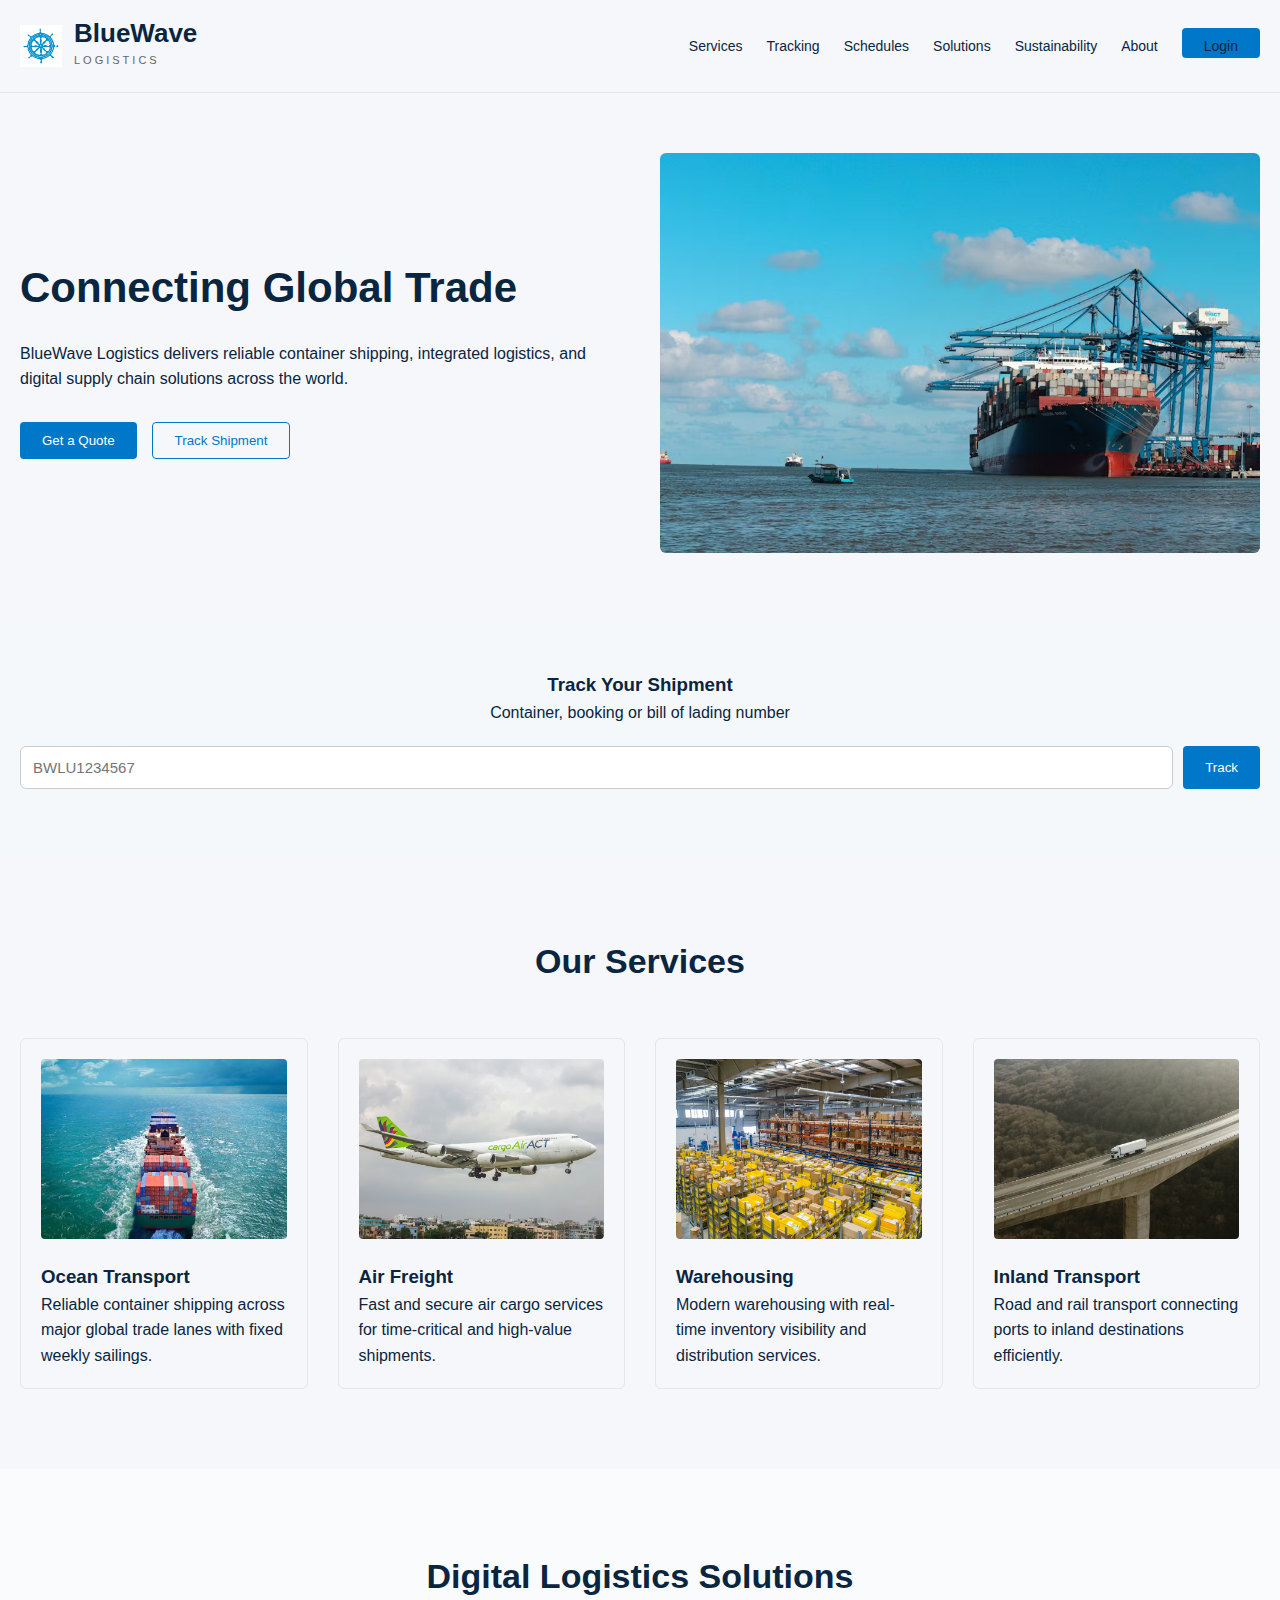
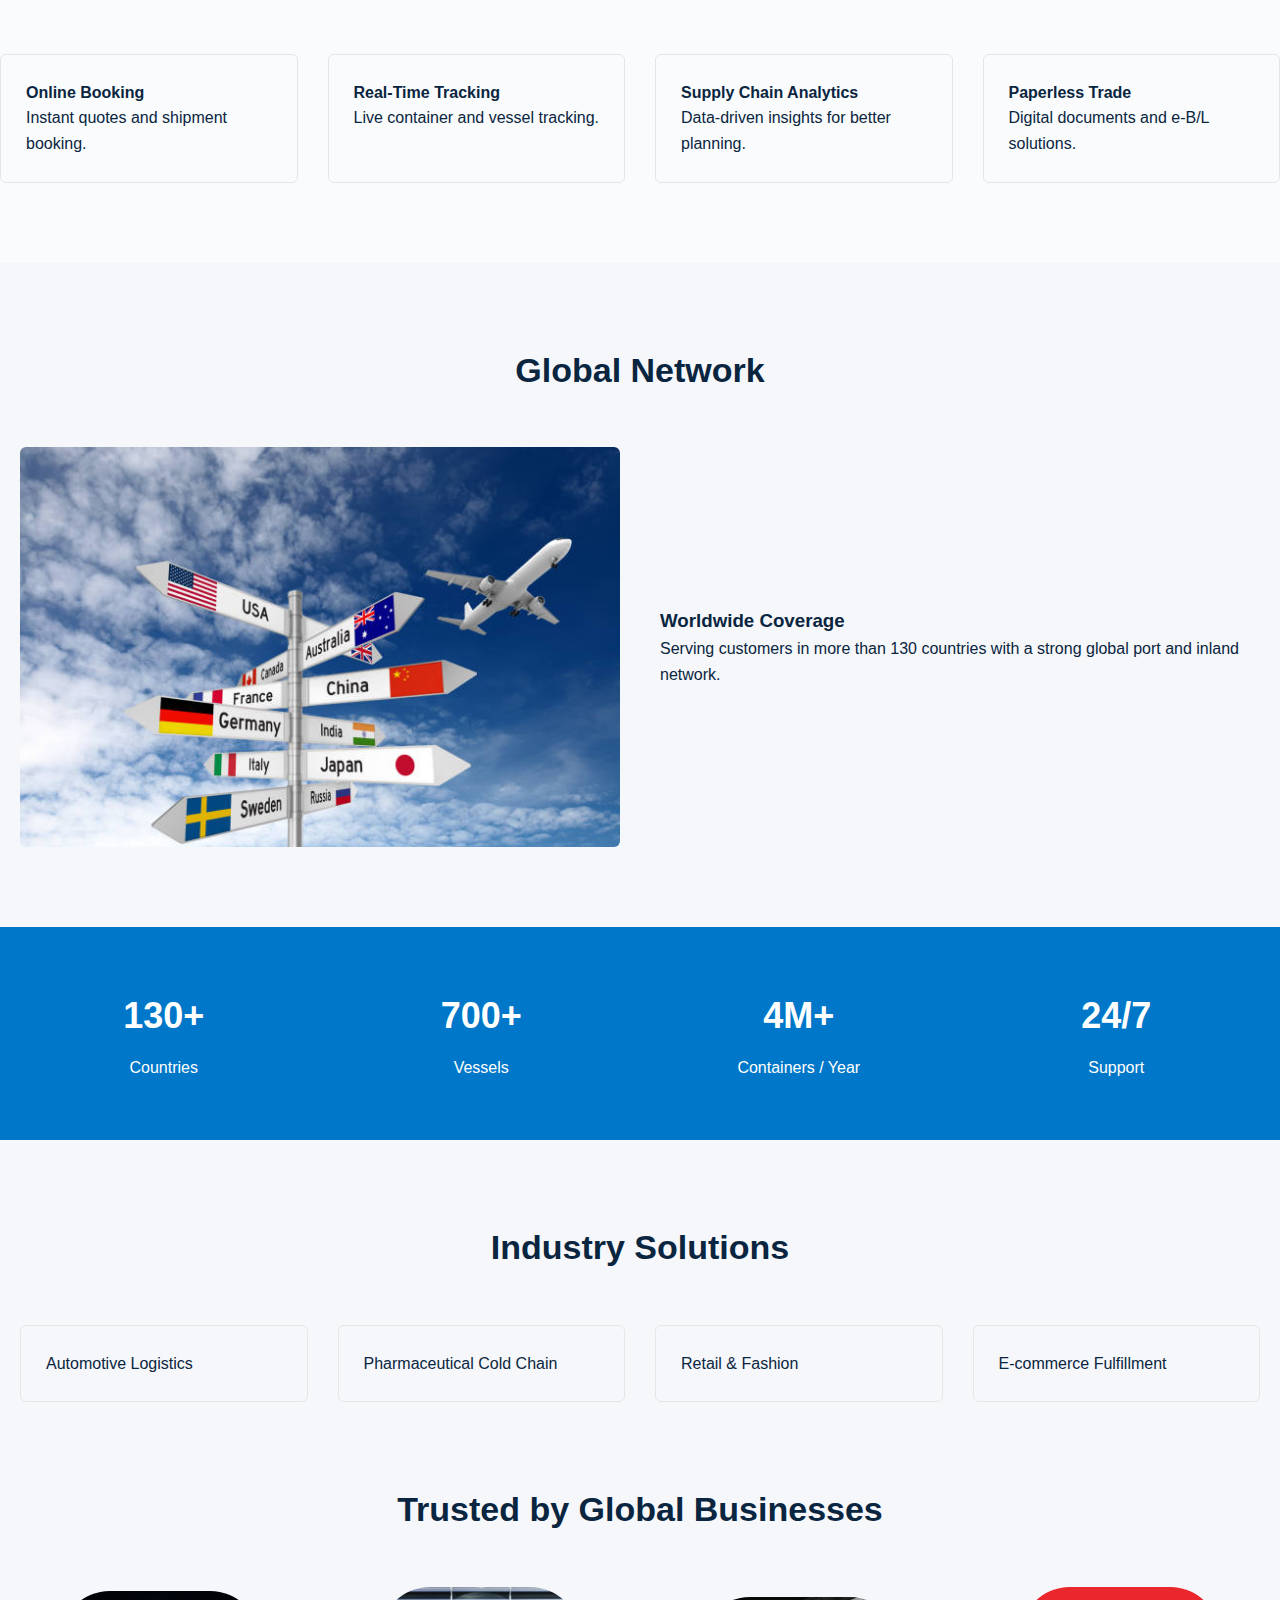
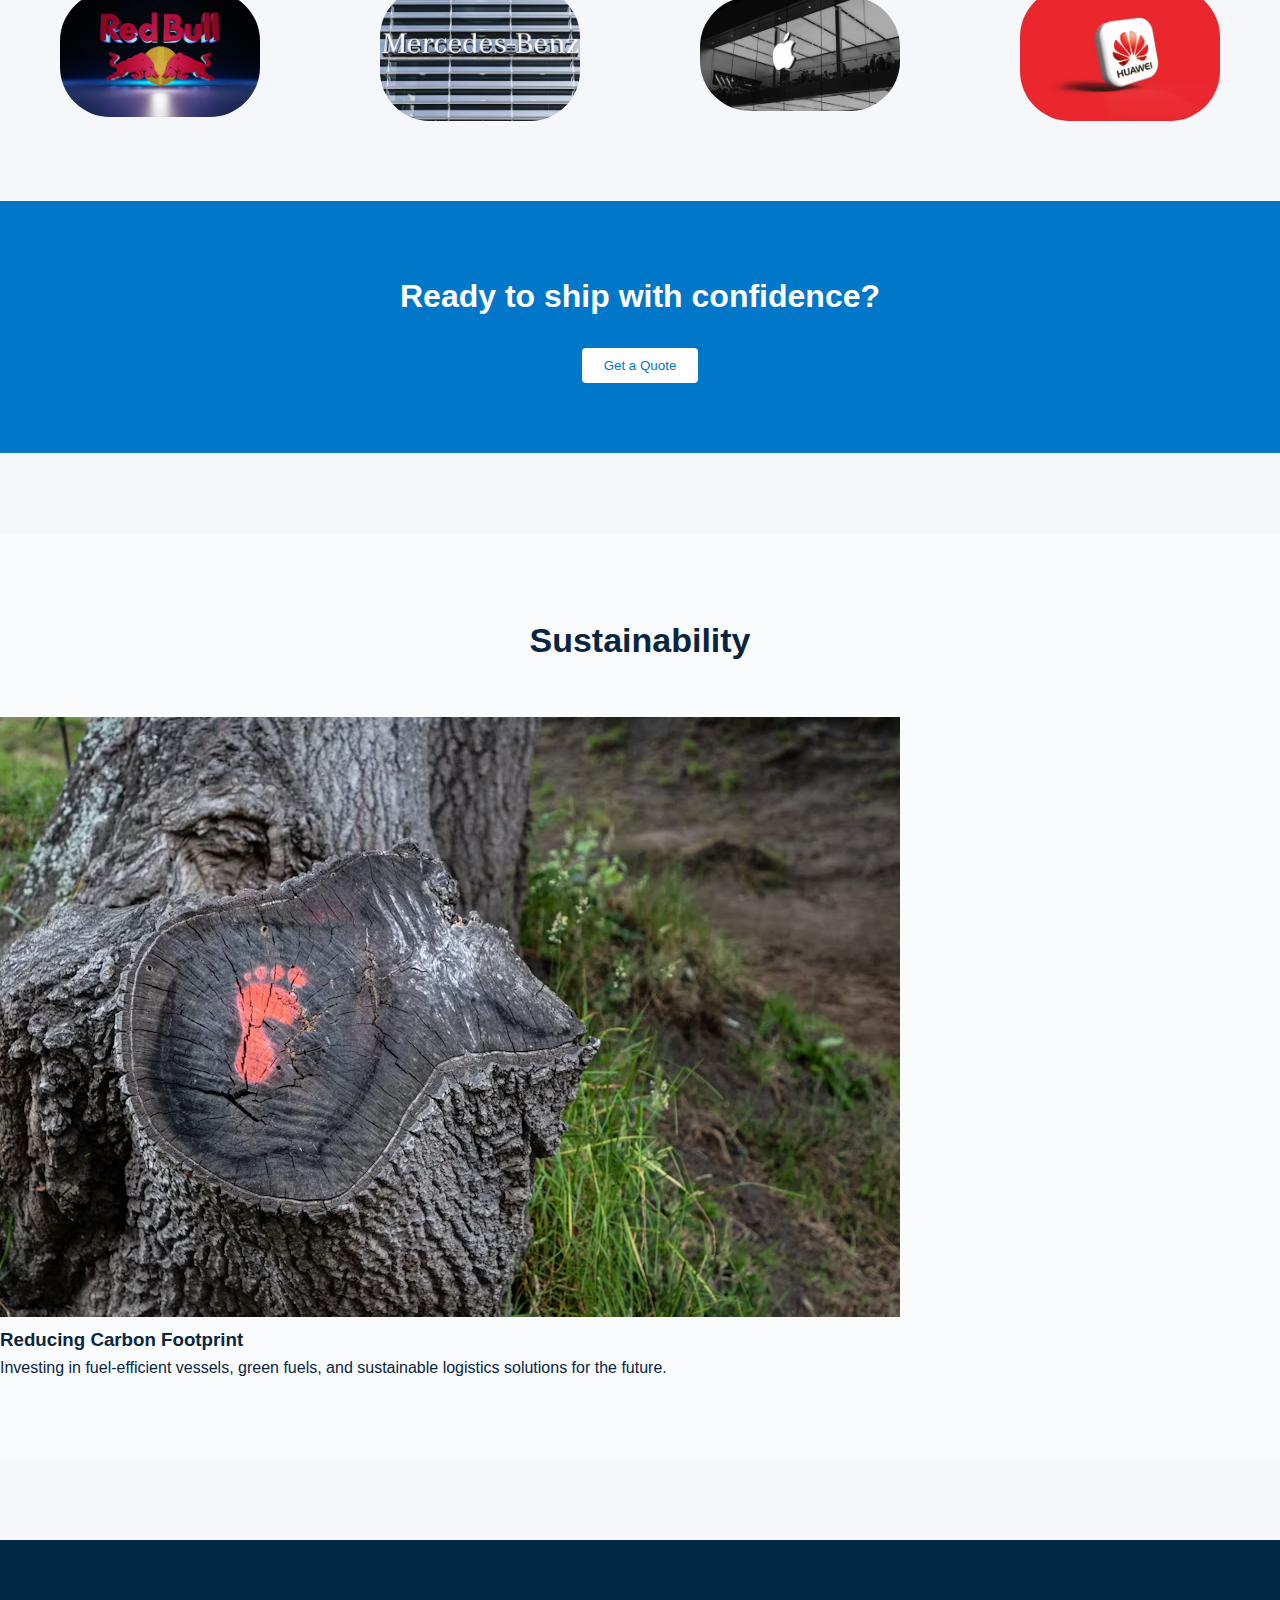
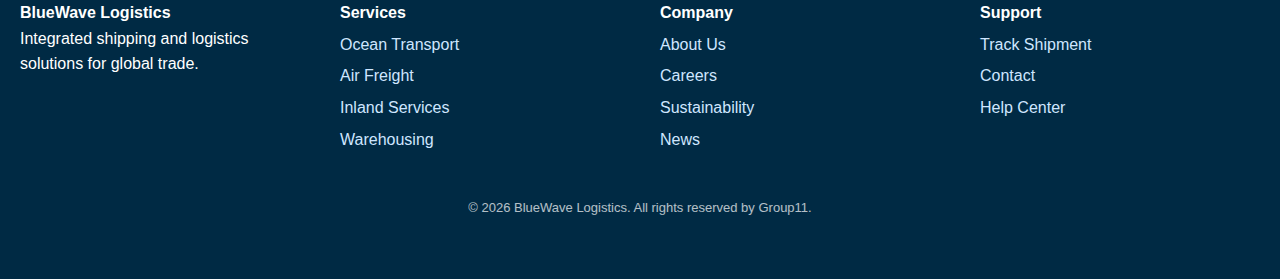
<file: index.html>
<!DOCTYPE html>
<html lang="en">
<head>
    <meta charset="UTF-8">
    <title>BlueWave Logistics | Global Shipping</title>
    <meta name="viewport" content="width=device-width, initial-scale=1.0">

    <link href="https://fonts.googleapis.com/css2?family=Inter:wght@300;400;600;700&display=swap" rel="stylesheet">

    <!-- CSS CONECTION -->
    <link rel="stylesheet" href="style.css">
</head>
<body>

<!--  NAVBAR  -->
<header class="header">
    <div class="navbar">
        <div class="logo">
    <img src="image copy 12.png" alt="BlueWave Ship Logo">
    <div class="logo-text">
        <h1>BlueWave</h1>
        <span>LOGISTICS</span>
    </div>
</div>


        <nav>
            <ul class="nav-links">
                <li><a href="#">Services</a></li>
                <li><a href="#">Tracking</a></li>
                <li><a href="#">Schedules</a></li>
                <li><a href="#">Solutions</a></li>
                <li><a href="#">Sustainability</a></li>
                <li><a href="#">About</a></li>
                <li><a class="btn-primary" href="#">Login</a></li>
            </ul>
        </nav>
    </div>
</header>

<!--  HERO SECTION  -->
<section class="hero">
    <div class="hero-text">
        <h2>Connecting Global Trade</h2>
        <p>
            BlueWave Logistics delivers reliable container shipping,
            integrated logistics, and digital supply chain solutions
            across the world.
        </p>

        <div class="hero-buttons">
            <button class="btn-primary">Get a Quote</button>
            <button class="btn-outline">Track Shipment</button>
        </div>
    </div>

    <div class="hero-image">
        <img src="image copy 5.png" alt="Container Ship">
    </div>
</section>

<!--        TRACKING BAR  -->
<section class="tracking-bar">
    <h3>Track Your Shipment</h3>
    <p>Container, booking or bill of lading number</p>

    <div class="tracking-form">
        <input type="text" placeholder="BWLU1234567">
        <button class="btn-primary">Track</button>
    </div>
</section>

<!--  sERVICES  -->
<section class="section">
    <h2 class="section-title">Our Services</h2>

    <div class="services-grid">

        <div class="service-card">
            <img src="image.png">
            <h3>Ocean Transport</h3>
            <p>
                Reliable container shipping across major global
                trade lanes with fixed weekly sailings.
            </p>
        </div>

        <div class="service-card">
            <img src="image copy.png">
            <h3>Air Freight</h3>
            <p>
                Fast and secure air cargo services for time-critical
                and high-value shipments.
            </p>
        </div>

        <div class="service-card">
            <img src="image copy 2.png">
            <h3>Warehousing</h3>
            <p>
                Modern warehousing with real-time inventory
                visibility and distribution services.
            </p>
        </div>

        <div class="service-card">
            <img src="image copy 3.png">
            <h3>Inland Transport</h3>
            <p>
                Road and rail transport connecting ports to
                inland destinations efficiently.
            </p>
        </div>

    </div>
</section>

<!--    DIGITAL SOLUTIONS  -->
<section class="section light-bg">
    <h2 class="section-title">Digital Logistics Solutions</h2>

    <div class="solutions-grid">
        <div class="solution-box">
            <h4>Online Booking</h4>
            <p>Instant quotes and shipment booking.</p>
        </div>

        <div class="solution-box">
            <h4>Real-Time Tracking</h4>
            <p>Live container and vessel tracking.</p>
        </div>

        <div class="solution-box">
            <h4>Supply Chain Analytics</h4>
            <p>Data-driven insights for better planning.</p>
        </div>

        <div class="solution-box">
            <h4>Paperless Trade</h4>
            <p>Digital documents and e-B/L solutions.</p>
        </div>
    </div>
</section>

<!--  GLOBAL NETWORK  -->
<section class="section">
    <h2 class="section-title">Global Network</h2>

    <div class="map-section">
        <img src="image copy 4.png" alt="World Map">
        <div class="map-text">
            <h3>Worldwide Coverage</h3>
            <p>
                Serving customers in more than 130 countries with
                a strong global port and inland network.
            </p>
        </div>
    </div>
</section>

<!-- STATiSTICS  -->
<section class="stats">
    <div class="stat-box">
        <h3>130+</h3>
        <p>Countries</p>
    </div>

    <div class="stat-box">
        <h3>700+</h3>
        <p>Vessels</p>
    </div>

    <div class="stat-box">
        <h3>4M+</h3>
        <p>Containers / Year</p>
    </div>

    <div class="stat-box">
        <h3>24/7</h3>
        <p>Support</p>
    </div>
</section>
<section class="section">
  <h2 class="section-title">Industry Solutions</h2>

  <div class="solutions-grid">
    <div class="solution-box">Automotive Logistics</div>
    <div class="solution-box">Pharmaceutical Cold Chain</div>
    <div class="solution-box">Retail & Fashion</div>
    <div class="solution-box">E-commerce Fulfillment</div>
  </div>
</section>


<section class="section">
  <h2 class="section-title">Trusted by Global Businesses</h2>

  <div class="trust-logos">
    <img src="image copy 8.png">
    <img src="image copy 9.png">
    <img src="image copy 10.png">
    <img src="image copy 11.png">
  </div>
</section>

<section class="cta-strip">
  <h2>Ready to ship with confidence?</h2>
  <button class="btn-primary">Get a Quote</button>
</section>





<!-- SUSTAINABILITY  -->
<section class="section light-bg">
    <h2 class="section-title">Sustainability</h2>

    <div class="sustainability">
        <img src="image copy 7.png">
        <div class="sustain-text">
            <h3>Reducing Carbon Footprint</h3>
            <p>
                Investing in fuel-efficient vessels, green fuels,
                and sustainable logistics solutions for the future.
            </p>
        </div>
    </div>
</section>

<!--  FOOTER  -->
<footer class="footer">
    <div class="footer-grid">

        <div>
            <h4>BlueWave Logistics</h4>
            <p>
                Integrated shipping and logistics solutions
                for global trade.
            </p>
        </div>

        <div>
            <h4>Services</h4>
            <a href="#">Ocean Transport</a>
            <a href="#">Air Freight</a>
            <a href="#">Inland Services</a>
            <a href="#">Warehousing</a>
        </div>

        <div>
            <h4>Company</h4>
            <a href="#">About Us</a>
            <a href="#">Careers</a>
            <a href="#">Sustainability</a>
            <a href="#">News</a>
        </div>

        <div>
            <h4>Support</h4>
            <a href="#">Track Shipment</a>
            <a href="#">Contact</a>
            <a href="#">Help Center</a>
        </div>

    </div>

    <p class="footer-bottom">
        © 2026 BlueWave Logistics. All rights reserved by Group11.
    </p>
</footer>

</body>
</html>
</file>
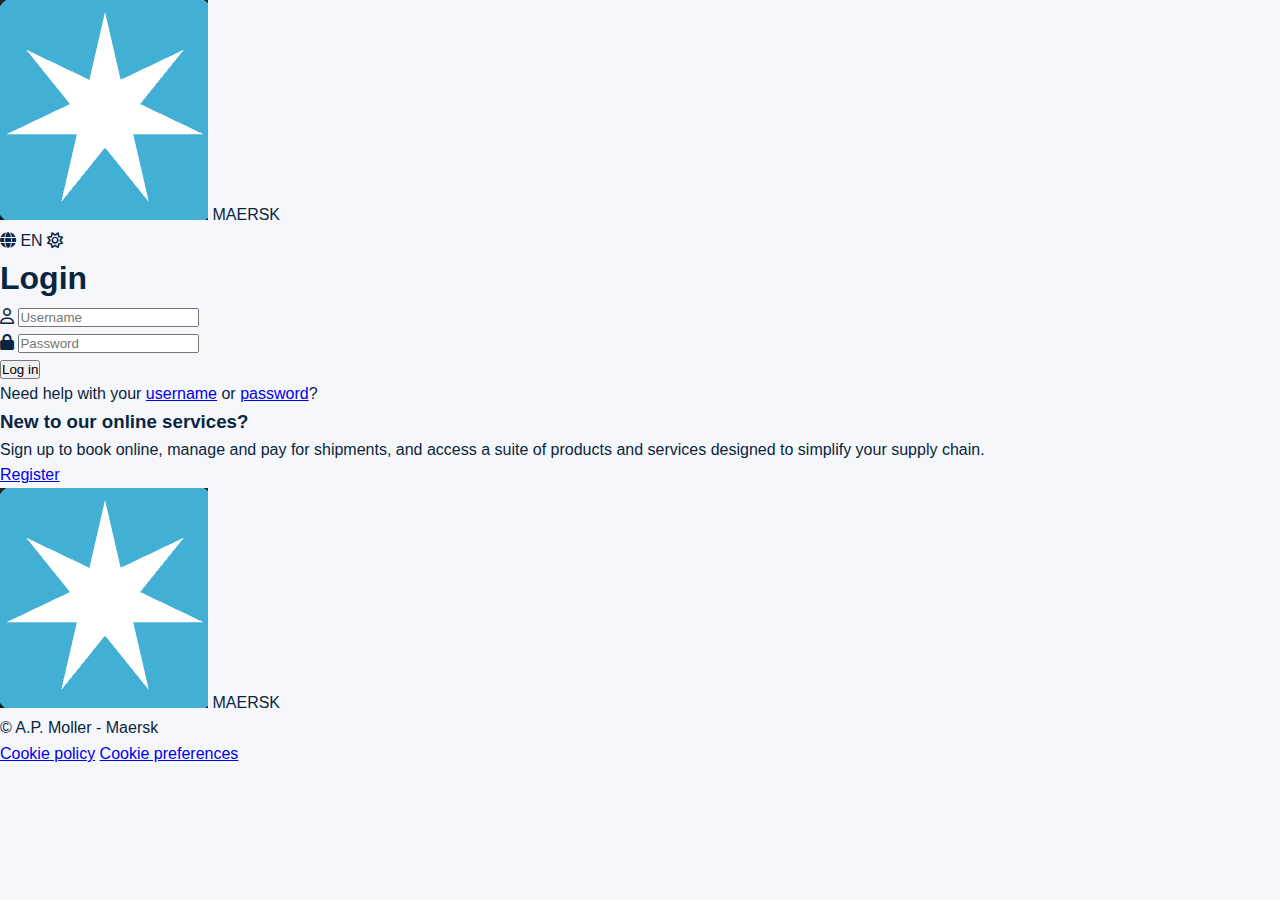
<file: login.html>
<!DOCTYPE html>
<html lang="en">
<head>
<meta charset="UTF-8">
<meta name="viewport" content="width=device-width, initial-scale=1.0">
<title>Login | Maersk</title>

<link href="https://fonts.googleapis.com/css2?family=Inter:wght@300;400;600&display=swap" rel="stylesheet">
<link rel="stylesheet" href="style.css">
<link rel="stylesheet" href="https://cdnjs.cloudflare.com/ajax/libs/font-awesome/6.5.0/css/all.min.css">

</head>
<body class="dark-body">

<!-- HEADER -->
<header class="dark-header">
    <div class="dark-header-left">
        <img src="image copy 13.png" alt="Maersk Logo">
        <span>MAERSK</span>
    </div>

    <div class="dark-header-right">
        <span><i class="fa-solid fa-globe"></i> EN</span>
        <i class="fa-regular fa-sun"></i>
    </div>
</header>

<!-- LOGIN SECTION -->
<section class="dark-login-section">

    <div class="dark-login-box">

        <h1>Login</h1>

        <form action="index.html">
            <div class="input-group">
                <i class="fa-regular fa-user"></i>
                <input type="text" placeholder="Username" required>
            </div>

            <div class="input-group">
                <i class="fa-solid fa-lock"></i>
                <input type="password" placeholder="Password" required>
            </div>

            <button type="submit" class="dark-login-btn">
                Log in
            </button>
        </form>

        <p class="help-text">
            Need help with your <a href="#">username</a> or <a href="#">password</a>?
        </p>

        <div class="register-box">
            <h3>New to our online services?</h3>
            <p>
                Sign up to book online, manage and pay for shipments,
                and access a suite of products and services designed to
                simplify your supply chain.
            </p>

            <a href="index.html" class="register-btn">Register</a>
        </div>

    </div>

</section>

<!-- FOOTER -->
<footer class="dark-footer">
    <div class="footer-left">
        <img src="image copy 13.png">
        <span>MAERSK</span>
        <p>© A.P. Moller - Maersk</p>
    </div>

    <div class="footer-right">
        <a href="#">Cookie policy</a>
        <a href="#">Cookie preferences</a>
    </div>
</footer>

</body>
</html>
</file>
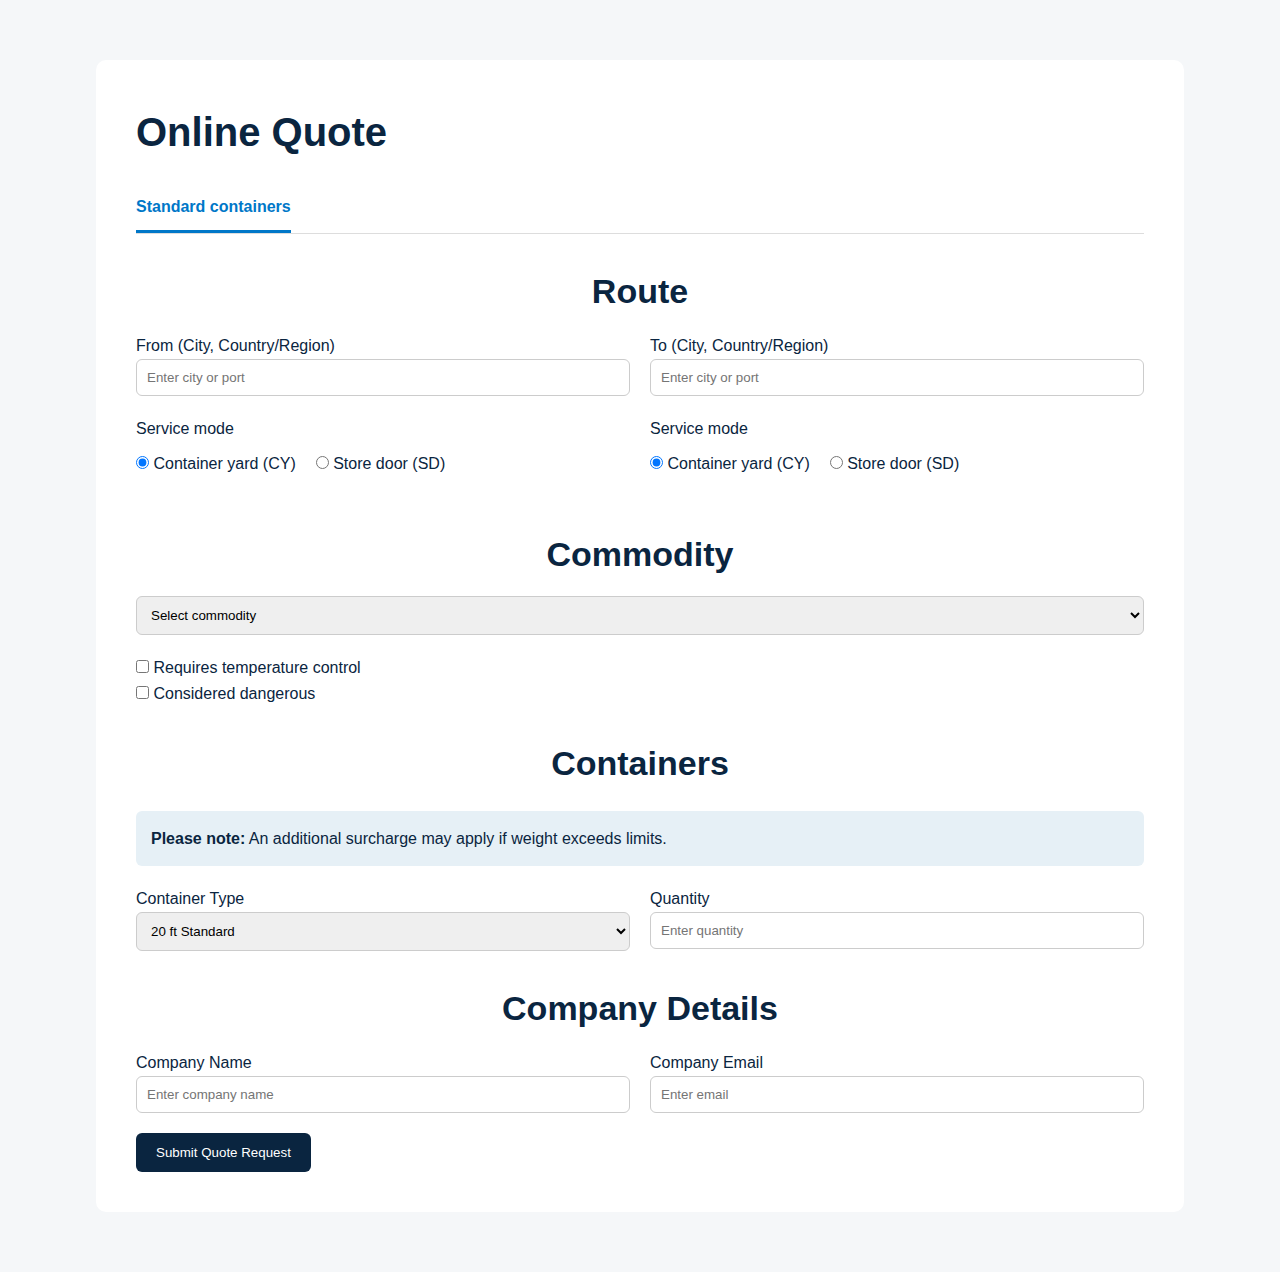
<file: quote_page.html>
<!DOCTYPE html>
<html lang="en">
<head>
<meta charset="UTF-8">
<meta name="viewport" content="width=device-width, initial-scale=1.0">
<title>Online Quote</title>

<link href="https://fonts.googleapis.com/css2?family=Inter:wght@300;400;600&display=swap" rel="stylesheet">
<link rel="stylesheet" href="style.css">

<style>
body{
    font-family: 'Inter', sans-serif;
    background:#f5f7f9;
    margin:0;
}

.quote-container{
    width:85%;
    margin:60px auto;
    background:#fff;
    padding:40px;
    border-radius:10px;
}

.quote-title{
    font-size:40px;
    margin-bottom:30px;
}

.tabs{
    display:flex;
    gap:30px;
    border-bottom:1px solid #ddd;
    margin-bottom:30px;
}

.tab{
    padding-bottom:10px;
    cursor:pointer;
    font-weight:500;
}

.tab.active{
    border-bottom:3px solid #0077c8;
    color:#0077c8;
}

.section-title{
    font-weight:600;
    margin:30px 0 15px 0;
}

.form-row{
    display:flex;
    gap:20px;
    margin-bottom:20px;
}

.form-group{
    flex:1;
    display:flex;
    flex-direction:column;
}

.form-group input,
.form-group select{
    padding:10px;
    border:1px solid #ccc;
    border-radius:6px;
}

.radio-group{
    display:flex;
    gap:20px;
    margin-top:10px;
}

.note-box{
    background:#e6f0f6;
    padding:15px;
    border-radius:6px;
    margin:20px 0;
}

.submit-btn{
    background:#0a2540;
    color:#fff;
    padding:12px 20px;
    border:none;
    border-radius:6px;
    cursor:pointer;
}

.submit-btn:hover{
    background:#0077c8;
}
</style>

</head>
<body>

<div class="quote-container">

<h1 class="quote-title">Online Quote</h1>

<div class="tabs">
    <div class="tab active">Standard containers</div>
    
</div>

<!-- ROUTE -->
<div class="section-title">Route</div>

<div class="form-row">
    <div class="form-group">
        <label>From (City, Country/Region)</label>
        <input type="text" placeholder="Enter city or port">
    </div>

    <div class="form-group">
        <label>To (City, Country/Region)</label>
        <input type="text" placeholder="Enter city or port">
    </div>
</div>

<div class="form-row">
    <div class="form-group">
        <label>Service mode</label>
        <div class="radio-group">
            <label><input type="radio" name="mode1" checked> Container yard (CY)</label>
            <label><input type="radio" name="mode1"> Store door (SD)</label>
        </div>
    </div>

    <div class="form-group">
        <label>Service mode</label>
        <div class="radio-group">
            <label><input type="radio" name="mode2" checked> Container yard (CY)</label>
            <label><input type="radio" name="mode2"> Store door (SD)</label>
        </div>
    </div>
</div>

<!-- COMMODITY -->
<div class="section-title">Commodity</div>

<div class="form-row">
    <div class="form-group">
        <select>
            <option>Select commodity</option>
            <option>Electronics</option>
            <option>Textiles</option>
            <option>Machinery</option>
            <option>Food Products</option>
        </select>
    </div>
</div>

<label><input type="checkbox"> Requires temperature control</label><br>
<label><input type="checkbox"> Considered dangerous</label>

<!-- CONTAINERS -->
<div class="section-title">Containers</div>

<div class="note-box">
    <strong>Please note:</strong> An additional surcharge may apply if weight exceeds limits.
</div>

<div class="form-row">
    <div class="form-group">
        <label>Container Type</label>
        <select>
            <option>20 ft Standard</option>
            <option>40 ft Standard</option>
            <option>40 ft High Cube</option>
        </select>
    </div>

    <div class="form-group">
        <label>Quantity</label>
        <input type="number" placeholder="Enter quantity">
    </div>
</div>

<!-- COMPANY DETAILS -->
<div class="section-title">Company Details</div>

<div class="form-row">
    <div class="form-group">
        <label>Company Name</label>
        <input type="text" placeholder="Enter company name">
    </div>

    <div class="form-group">
        <label>Company Email</label>
        <input type="email" placeholder="Enter email">
    </div>
</div>

<a href="login.html">
    <button class="submit-btn">
        Submit Quote Request
    </button>
</a>

</div>

</body>
</html>
</file>
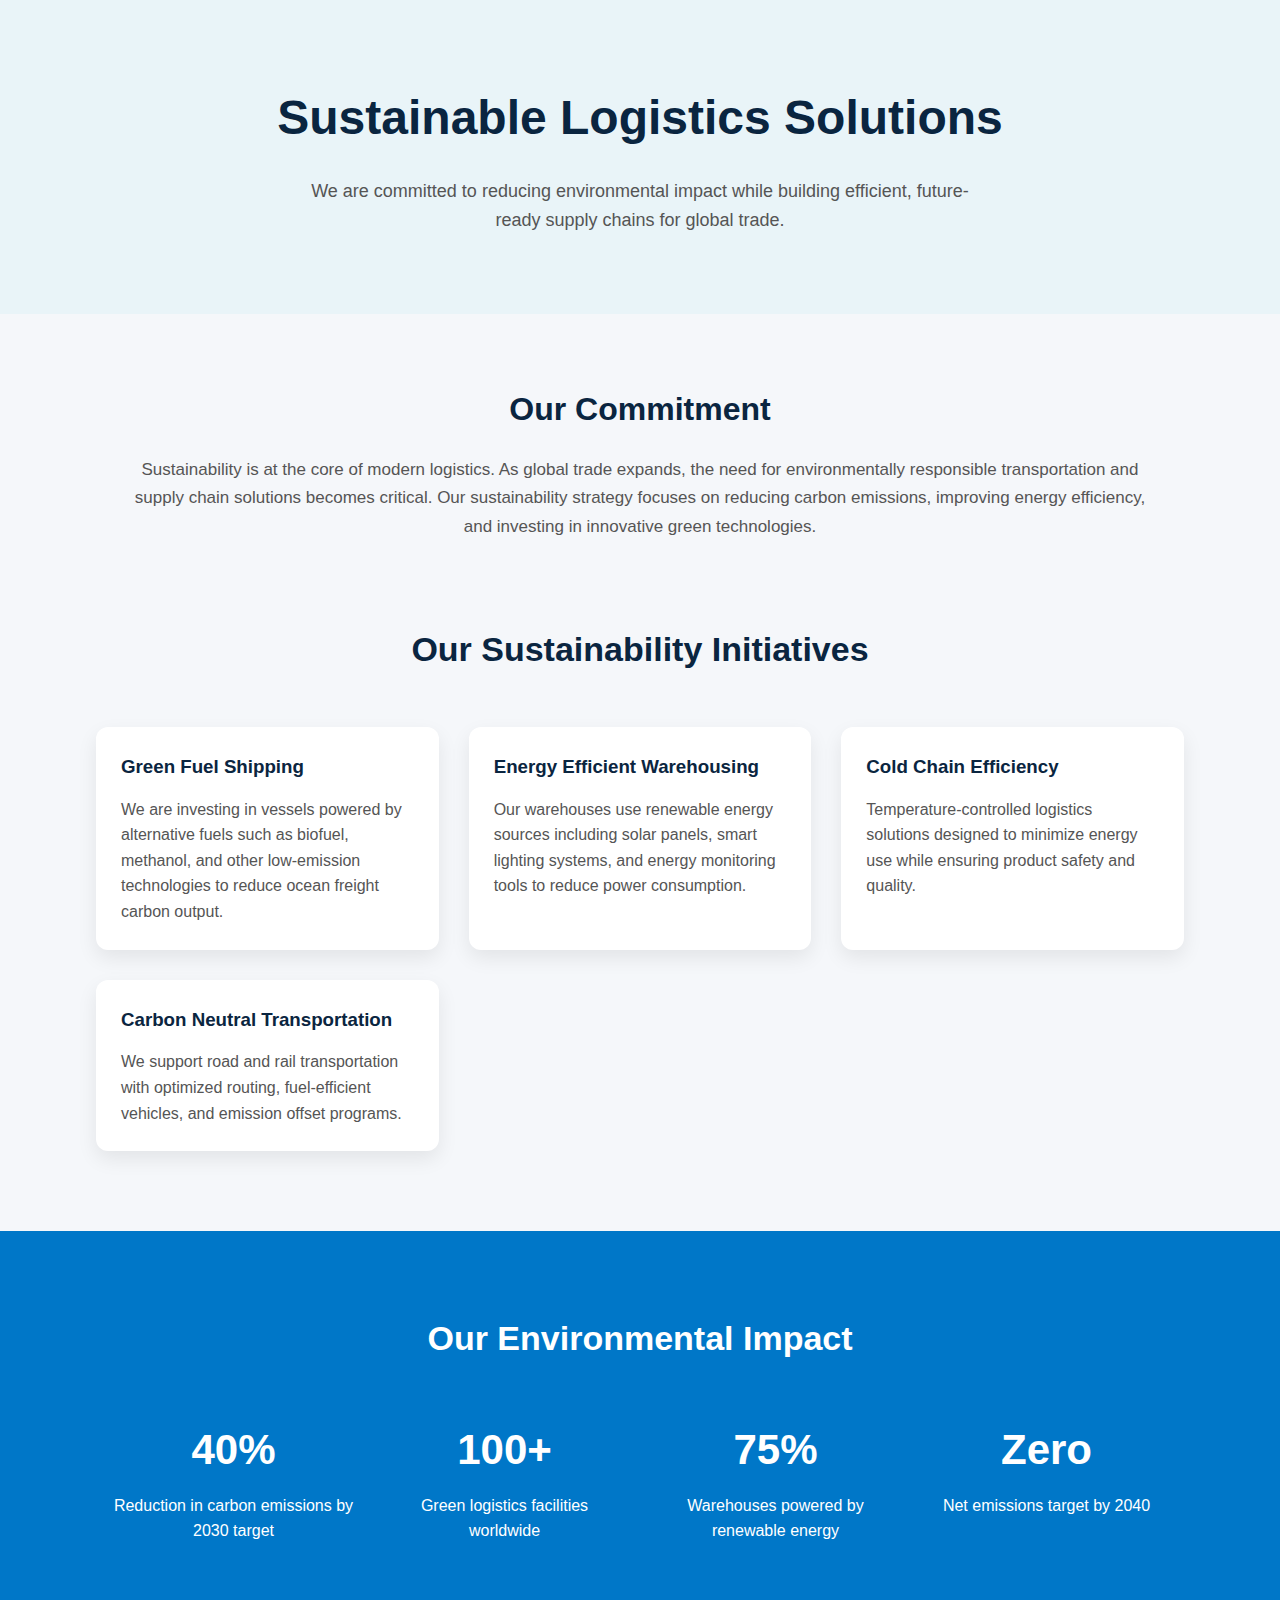
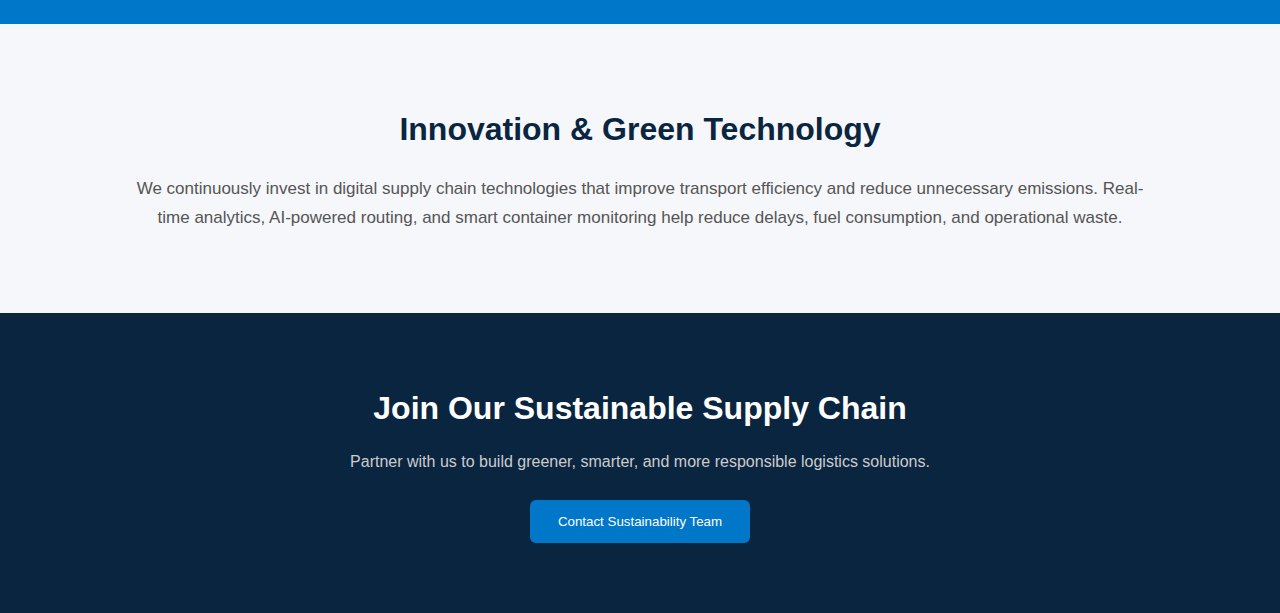
<file: sustainability.html>
<!DOCTYPE html>
<html lang="en">
<head>
<meta charset="UTF-8">
<meta name="viewport" content="width=device-width, initial-scale=1.0">
<title>Sustainability</title>
<link rel="stylesheet" href="style.css">
</head>

<body>

<!-- HERO -->
<section class="sustain-hero">
<h1>Sustainable Logistics Solutions</h1>
<p>
We are committed to reducing environmental impact while building efficient,
future-ready supply chains for global trade.
</p>
</section>


<!-- INTRO -->
<section class="sustain-intro">
<h2>Our Commitment</h2>
<p>
Sustainability is at the core of modern logistics. As global trade expands,
the need for environmentally responsible transportation and supply chain
solutions becomes critical. Our sustainability strategy focuses on reducing
carbon emissions, improving energy efficiency, and investing in innovative
green technologies.
</p>
</section>


<!-- INITIATIVES -->
<section class="sustain-section">

<h2 class="section-title">Our Sustainability Initiatives</h2>

<div class="sustain-grid">

<div class="sustain-card">
<h3>Green Fuel Shipping</h3>
<p>
We are investing in vessels powered by alternative fuels such as biofuel,
methanol, and other low-emission technologies to reduce ocean freight
carbon output.
</p>
</div>

<div class="sustain-card">
<h3>Energy Efficient Warehousing</h3>
<p>
Our warehouses use renewable energy sources including solar panels,
smart lighting systems, and energy monitoring tools to reduce power consumption.
</p>
</div>

<div class="sustain-card">
<h3>Cold Chain Efficiency</h3>
<p>
Temperature-controlled logistics solutions designed to minimize energy use
while ensuring product safety and quality.
</p>
</div>

<div class="sustain-card">
<h3>Carbon Neutral Transportation</h3>
<p>
We support road and rail transportation with optimized routing,
fuel-efficient vehicles, and emission offset programs.
</p>
</div>

</div>

</section>


<!-- IMPACT STATS -->
<section class="impact-section">

<h2 class="section-title">Our Environmental Impact</h2>

<div class="impact-grid">

<div class="impact-box">
<h3>40%</h3>
<p>Reduction in carbon emissions by 2030 target</p>
</div>

<div class="impact-box">
<h3>100+</h3>
<p>Green logistics facilities worldwide</p>
</div>

<div class="impact-box">
<h3>75%</h3>
<p>Warehouses powered by renewable energy</p>
</div>

<div class="impact-box">
<h3>Zero</h3>
<p>Net emissions target by 2040</p>
</div>

</div>

</section>


<!-- TECHNOLOGY SECTION -->
<section class="technology-section">

<div class="tech-content">
<h2>Innovation & Green Technology</h2>
<p>
We continuously invest in digital supply chain technologies that improve
transport efficiency and reduce unnecessary emissions. Real-time analytics,
AI-powered routing, and smart container monitoring help reduce delays,
fuel consumption, and operational waste.
</p>
</div>

</section>


<!-- CTA -->
<section class="cta-section">
<h2>Join Our Sustainable Supply Chain</h2>
<p>
Partner with us to build greener, smarter, and more responsible logistics solutions.
</p>
<button>Contact Sustainability Team</button>
</section>

</body>
</html>
</file>
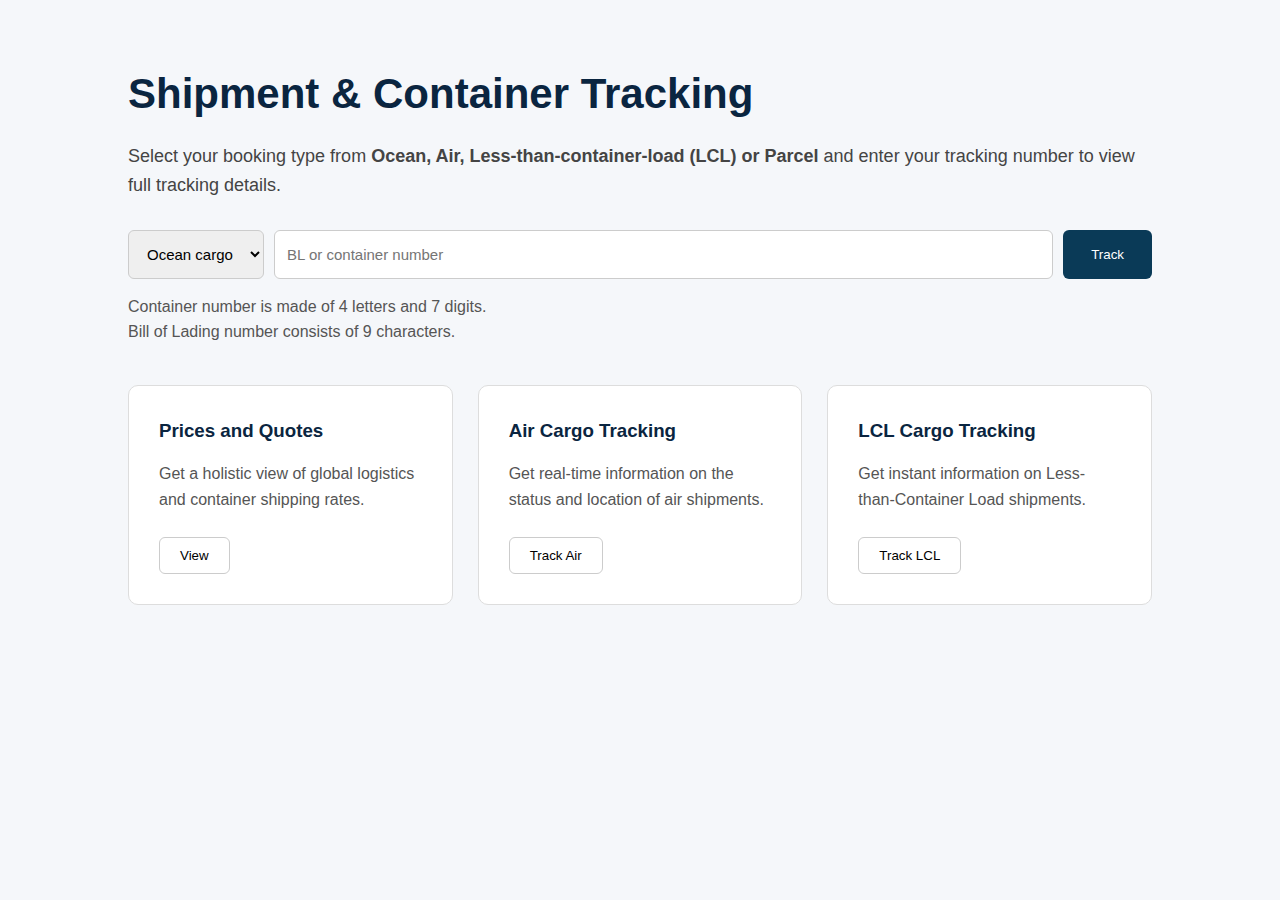
<file: tracking.html>
<!DOCTYPE html>
<html lang="en">
<head>
<meta charset="UTF-8">
<meta name="viewport" content="width=device-width, initial-scale=1.0">
<title>Tracking</title>
<link rel="stylesheet" href="style.css">
</head>

<body>

<section class="tracking-page">

<h1>Shipment & Container Tracking</h1>

<p class="tracking-sub">
Select your booking type from <b>Ocean, Air, Less-than-container-load (LCL) or Parcel</b> 
and enter your tracking number to view full tracking details.
</p>

<!-- Tracking Form -->
<div class="tracking-form">

<select>
<option>Ocean cargo</option>
<option>Air cargo</option>
<option>LCL cargo</option>
<option>Parcel</option>
</select>

<input type="text" placeholder="BL or container number">

<button class="track-btn">Track</button>

</div>

<p class="tracking-note">
Container number is made of 4 letters and 7 digits. <br>
Bill of Lading number consists of 9 characters.
</p>

<!-- Cards Section -->
<div class="tracking-cards">

<div class="card">
<h3>Prices and Quotes</h3>
<p>Get a holistic view of global logistics and container shipping rates.</p>
<button>View</button>
</div>

<div class="card">
<h3>Air Cargo Tracking</h3>
<p>Get real-time information on the status and location of air shipments.</p>
<button>Track Air</button>
</div>

<div class="card">
<h3>LCL Cargo Tracking</h3>
<p>Get instant information on Less-than-Container Load shipments.</p>
<button>Track LCL</button>
</div>

</div>

</section>

</body>
</html>
</file>
<file: style.css>
*{
    margin:0;
    padding:0;
    box-sizing:border-box;
    font-family:'Inter',sans-serif;
}

body{
    background:#ffffff;
    color:#0a2540;
    line-height:1.6;
}

/*  HEADER */
.header{
    border-bottom:1px solid #e6e6e6;
}

.navbar{
    max-width:1300px;
    margin:auto;
    padding:20px;
    display:flex;
    align-items:center;
    justify-content:space-between;
}
/*
.logo h1{
    font-size:26px;
    font-weight:700;
}

.logo span{
    font-size:11px;
    letter-spacing:3px;
    color:#666;
}
*/
/*services navbar html*/
*{
margin:0;
padding:0;
box-sizing:border-box;
font-family:Arial, sans-serif;
}

body{
background:#f5f7fa;
}

.page-title{
text-align:center;
font-size:40px;
margin:50px 0;
color:#0a2540;
}

.services-container{
width:90%;
margin:auto;
display:grid;
grid-template-columns:repeat(auto-fit,minmax(260px,1fr));
gap:30px;
padding-bottom:60px;
}

.service-box{
position:relative;
overflow:hidden;
border-radius:10px;
cursor:pointer;
}

.service-box img{
width:100%;
height:240px;
object-fit:cover;
transition:0.5s ease;
}

.overlay{
position:absolute;
bottom:-100%;
left:0;
width:100%;
height:100%;
background:linear-gradient(transparent, rgba(0,0,0,0.8));
color:#fff;
padding:20px;
display:flex;
flex-direction:column;
justify-content:flex-end;
transition:0.5s ease;
}

.overlay h3{
font-size:22px;
margin-bottom:10px;
}

.overlay p{
font-size:14px;
line-height:1.4;
}

.service-box:hover img{
transform:scale(1.1);
}

.service-box:hover .overlay{
bottom:0;
}

/*tracking html*/
*{
margin:0;
padding:0;
box-sizing:border-box;
font-family:Arial, sans-serif;
}

body{
background:#f5f7fa;
color:#0a2540;
}

.tracking-page{
width:80%;
margin:60px auto;
}

.tracking-page h1{
font-size:42px;
margin-bottom:15px;
}

.tracking-sub{
font-size:18px;
margin-bottom:30px;
color:#444;
}

.tracking-form{
display:flex;
gap:15px;
margin-bottom:15px;
}

.tracking-form select,
.tracking-form input{
padding:14px;
border:1px solid #ccc;
border-radius:6px;
font-size:15px;
}

.tracking-form input{
flex:1;
}

.track-btn{
background:#0a3a57;
color:white;
border:none;
padding:14px 28px;
border-radius:6px;
cursor:pointer;
transition:0.3s;
}

.track-btn:hover{
background:#075d8c;
}

.tracking-note{
color:#555;
margin-bottom:40px;
}

/*schedule html*/
*{
margin:0;
padding:0;
box-sizing:border-box;
font-family:Arial, sans-serif;
}

body{
background:#f5f7fa;
color:#0a2540;
}

/* Page */
.schedule-page{
width:85%;
margin:60px auto;
}

.schedule-page h1{
font-size:48px;
margin-bottom:10px;
}

.sub-text{
font-size:18px;
color:#555;
margin-bottom:30px;
}

/* Tabs */
.tabs{
display:flex;
gap:30px;
border-bottom:1px solid #ccc;
margin-bottom:30px;
}

.tabs span{
padding-bottom:10px;
cursor:pointer;
color:#555;
}

.tabs .active{
border-bottom:3px solid black;
color:black;
font-weight:600;
}

/* Layout */
.schedule-container{
display:flex;
gap:50px;
align-items:flex-start;
}

/* Form */
.schedule-form{
background:white;
padding:25px;
border-radius:10px;
border:1px solid #ddd;
width:350px;
}

.schedule-form label{
display:block;
margin-top:15px;
margin-bottom:6px;
font-weight:600;
}

.schedule-form input,
.schedule-form select{
width:100%;
padding:12px;
border:1px solid #ccc;
border-radius:6px;
margin-bottom:10px;
}

.radio-group{
margin-bottom:15px;
}

.radio-group label{
display:block;
font-weight:normal;
margin-bottom:5px;
}

.schedule-form hr{
margin:15px 0;
border:none;
border-top:1px solid #ddd;
}
.schedule-image img{
width:100%;
height:auto;
border-radius:10px;
object-fit:cover;
}

*{
margin:0;
padding:0;
box-sizing:border-box;
font-family:Arial, sans-serif;
}

body{
background:#f5f7fa;
color:#0a2540;
}

/* HERO */
.solutions-hero{
text-align:center;
padding:80px 20px;
background:#eef4f8;
}

.solutions-hero h1{
font-size:48px;
margin-bottom:15px;
}

.solutions-hero p{
font-size:18px;
color:#555;
}

/* SECTION */
.solutions-section{
width:85%;
margin:60px auto;
}

/* GRID */
.solutions-grid{
display:grid;
grid-template-columns:repeat(auto-fit,minmax(280px,1fr));
gap:30px;
}

/* CARD */
.solution-card{
background:white;
border-radius:12px;
overflow:hidden;
box-shadow:0 8px 20px rgba(0,0,0,0.08);
transition:0.4s;
cursor:pointer;
}

.solution-card img{
width:100%;
height:200px;
object-fit:cover;
transition:0.4s;
}

.solution-content{
padding:20px;
}

.solution-content h3{
margin-bottom:10px;
}

.solution-content p{
color:#555;
font-size:15px;
}

/* HOVER EFFECT */
.solution-card:hover{
transform:translateY(-8px);
box-shadow:0 18px 35px rgba(0,0,0,0.15);
}

.solution-card:hover img{
transform:scale(1.05);
}

/* RESPONSIVE */
@media(max-width:700px){
.solutions-hero h1{
font-size:34px;
}
}

/*sustainability html*/
*{
margin:0;
padding:0;
box-sizing:border-box;
font-family:Arial, sans-serif;
}

body{
background:#f5f7fa;
color:#0a2540;
}

/* HERO */
.sustain-hero{
background:#e9f4f8;
text-align:center;
padding:80px 20px;
}

.sustain-hero h1{
font-size:48px;
margin-bottom:20px;
}

.sustain-hero p{
font-size:18px;
color:#555;
max-width:700px;
margin:auto;
}


/* INTRO */
.sustain-intro{
width:80%;
margin:70px auto;
text-align:center;
}

.sustain-intro h2{
font-size:32px;
margin-bottom:20px;
}

.sustain-intro p{
font-size:17px;
color:#555;
line-height:1.7;
}


/* SECTION TITLE */
.section-title{
text-align:center;
font-size:34px;
margin-bottom:50px;
}


/* INITIATIVES */
.sustain-section{
width:85%;
margin:80px auto;
}

.sustain-grid{
display:grid;
grid-template-columns:repeat(auto-fit,minmax(260px,1fr));
gap:30px;
}

.sustain-card{
background:white;
padding:25px;
border-radius:12px;
box-shadow:0 8px 20px rgba(0,0,0,0.08);
transition:0.3s;
}

.sustain-card:hover{
transform:translateY(-6px);
box-shadow:0 15px 35px rgba(0,0,0,0.15);
}

.sustain-card h3{
margin-bottom:15px;
}

.sustain-card p{
color:#555;
line-height:1.6;
}


/* IMPACT */
.impact-section{
background:#0077c8;
color:white;
padding:80px 20px;
}

.impact-grid{
width:85%;
margin:auto;
display:grid;
grid-template-columns:repeat(auto-fit,minmax(200px,1fr));
gap:30px;
text-align:center;
}

.impact-box h3{
font-size:42px;
margin-bottom:10px;
}


/* TECHNOLOGY */
.technology-section{
width:80%;
margin:80px auto;
text-align:center;
}

.tech-content h2{
font-size:32px;
margin-bottom:20px;
}

.tech-content p{
font-size:17px;
color:#555;
line-height:1.7;
}


/* CTA */
.cta-section{
background:#0a2540;
color:white;
text-align:center;
padding:70px 20px;
}

.cta-section h2{
font-size:32px;
margin-bottom:15px;
}

.cta-section p{
margin-bottom:25px;
color:#ccc;
}

.cta-section button{
background:#0077c8;
border:none;
padding:14px 28px;
color:white;
border-radius:6px;
cursor:pointer;
transition:0.3s;
}

.cta-section button:hover{
background:#005fa3;
}


/* RESPONSIVE */
@media(max-width:700px){

.sustain-hero h1{
font-size:32px;
}

}

/*About html*/
*{
margin:0;
padding:0;
box-sizing:border-box;
font-family:Arial, sans-serif;
}

body{
background:#f5f7fa;
color:#0a2540;
}

/* HERO */
.about-hero{
background:#e9f4f8;
text-align:center;
padding:80px 20px;
}

.about-hero h1{
font-size:48px;
margin-bottom:15px;
}

/* SECTION */
.about-section{
width:80%;
margin:70px auto;
}

.about-content p{
margin-top:15px;
line-height:1.7;
color:#555;
}

.section-title{
text-align:center;
font-size:34px;
margin-bottom:40px;
}

.center-text{
text-align:center;
max-width:800px;
margin:15px auto;
color:#555;
line-height:1.7;
}

/* MISSION */
.mission-section{
display:flex;
justify-content:center;
gap:40px;
width:80%;
margin:70px auto;
}

.mission-box{
background:white;
padding:30px;
border-radius:12px;
box-shadow:0 8px 20px rgba(0,0,0,0.08);
flex:1;
}

/* STATS */
.stats-section{
background:#0077c8;
color:white;
display:grid;
grid-template-columns:repeat(auto-fit,minmax(200px,1fr));
text-align:center;
padding:60px 20px;
}

.stat-box h3{
font-size:40px;
margin-bottom:10px;
}

/* CHOOSE US */
.choose-grid{
display:grid;
grid-template-columns:repeat(auto-fit,minmax(250px,1fr));
gap:30px;
}

.choose-card{
background:white;
padding:25px;
border-radius:12px;
box-shadow:0 8px 20px rgba(0,0,0,0.08);
transition:0.3s;
}

.choose-card:hover{
transform:translateY(-6px);
box-shadow:0 15px 30px rgba(0,0,0,0.15);
}

/* LEADERSHIP */
.leadership-section{
width:80%;
margin:80px auto;
text-align:center;
}

.leader-grid{
display:grid;
grid-template-columns:repeat(auto-fit,minmax(220px,1fr));
gap:30px;
}

.leader-card{
background:white;
padding:25px;
border-radius:12px;
box-shadow:0 8px 20px rgba(0,0,0,0.08);
}

.leader-card img{
width:120px;
height:120px;
border-radius:50%;
margin-bottom:15px;
object-fit:cover;
}

/* CTA */
.about-cta{
background:#0a2540;
color:white;
text-align:center;
padding:70px 20px;
}

.about-cta button{
background:#0077c8;
border:none;
padding:14px 28px;
color:white;
border-radius:6px;
cursor:pointer;
margin-top:20px;
}

/* RESPONSIVE */
@media(max-width:800px){

.mission-section{
flex-direction:column;
}

}


/* Button */
.search-btn{
width:100%;
margin-top:20px;
padding:14px;
background:#0077c8;
color:white;
border:none;
border-radius:6px;
cursor:pointer;
transition:0.3s;
}

.search-btn:hover{
background:#005fa3;
}

/* Image */
.schedule-image{
flex:1;
display:flex;
justify-content:center;
align-items:center;
}

.schedule-image img{
width:100%;
max-width:700px;
}

/* Responsive */
@media(max-width:900px){

.schedule-container{
flex-direction:column;
}

.schedule-form{
width:100%;
}

.schedule-image img{
max-width:100%;
}

}


/* Cards */
.tracking-cards{
display:grid;
grid-template-columns:repeat(auto-fit,minmax(260px,1fr));
gap:25px;
}

.card{
background:white;
padding:30px;
border-radius:10px;
border:1px solid #ddd;
transition:0.3s;
}

.card:hover{
transform:translateY(-5px);
box-shadow:0 10px 25px rgba(0,0,0,0.08);
}

.card h3{
margin-bottom:15px;
}

.card p{
color:#555;
margin-bottom:25px;
}

.card button{
padding:10px 20px;
border:1px solid #ccc;
background:white;
border-radius:6px;
cursor:pointer;
transition:0.3s;
}

.card button:hover{
background:#0a3a57;
color:white;
border-color:#0a3a57;
}

@media(max-width:700px){
.tracking-form{
flex-direction:column;
}
}


/*tracking*/
.tracking-dropdown{
    position:relative;
}

.tracking-menu{
    width:700px;
    left:-150px;
}

.nav-links{
    list-style:none;
    display:flex;
    gap:24px;
    align-items:center;
}

.nav-links a{
    text-decoration:none;
    color:#0a2540;
    font-size:14px;
}

.btn-primary{
    background:#0077c8;
    color:#fff;
    padding:10px 22px;
    border:none;
    border-radius:4px;
}

.btn-outline{
    background:transparent;
    border:1px solid #0077c8;
    color:#0077c8;
    padding:10px 22px;
    border-radius:4px;

}
/* LOGO WITH ICON */

.logo{
    display:flex;
    align-items:center;
    gap:12px;
}

.logo img{
    width:42px;
    height:auto;
}

.logo-text h1{
    font-size:26px;
    font-weight:700;
    line-height:1;
}

.logo-text span{
    font-size:11px;
    letter-spacing:3px;
    color:#666;
}

/* NAV LINKS */

.nav-links a{
    position:relative;
    padding-bottom:4px;
}

.nav-links a::after{
    content:"";
    position:absolute;
    left:0;
    bottom:0;
    width:0;
    height:2px;
    background:#0077c8;
    transition:0.3s ease;
}

.nav-links a:hover::after{
    width:100%;
}


/* HERO */
.hero{
    max-width:1300px;
    margin:60px auto;
    display:grid;
    grid-template-columns:1fr 1fr;
    gap:40px;
    align-items:center;
    padding:0 20px;
}

.hero-text h2{
    font-size:42px;
    margin-bottom:20px;
}

.hero-text p{
    margin-bottom:30px;
}

.hero-buttons{
    display:flex;
    gap:15px;
}

.hero-image img{
    width:100%;
    border-radius:6px;
}

/* TRACK */
.tracking-bar{
    background:#f5f8fb;
    padding:50px 20px;
    text-align:center;
}

.tracking-form{
    margin-top:20px;
    display:flex;
    justify-content:center;
    gap:10px;
}

.tracking-form input{
    padding:12px;
    width:260px;
}


/* SECTIONS */
.section{
    max-width:1300px;
    margin:80px auto;
    padding:0 20px;
}

.light-bg{
    background:#f9fbfd;
    padding:80px 0;
}

.section-title{
    text-align:center;
    font-size:34px;
    margin-bottom:50px;
}
/*news section*/
.latest-news{
    padding:60px 0;
}

.latest-news__header{
    display:flex;
    justify-content:space-between;
    align-items:center;
    margin-bottom:30px;
    

}

.latest-news__header h2{
    font-size:2.4rem;
    margin-bottom:6px;
}

.latest-news__header{
    display:flex;
    flex-direction:column;
    align-items:center;
    text-align:center;
    margin-bottom:30px;
}

.latest-news__btn{
    margin-top:16px;
}


.latest-news__slider{
    display:flex;
    gap:24px;
    overflow-x:auto;
    scroll-behavior:smooth;
    padding-bottom:14px;
}

.latest-news__slider::-webkit-scrollbar{
    height:8px;
}

.latest-news__slider::-webkit-scrollbar-thumb{
    background:#cfcfcf;
    border-radius:10px;
}

.news-card{
    min-width:300px;
    background:#fff;
    border-radius:12px;
    overflow:hidden;
    box-shadow:0 10px 25px rgba(0,0,0,0.08);
    flex-shrink:0;
}

.news-card img{
    width:100%;
    height:180px;
    object-fit:cover;
}

.news-tag{
    display:block;
    padding:14px 16px 4px;
    font-size:0.8rem;
    color:#777;
}

.news-card h3{
    padding:0 16px;
    font-size:1.05rem;
    line-height:1.4;
}

.news-date{
    display:block;
    padding:12px 16px 18px;
    font-size:0.8rem;
    color:#999;
}


/* SERVICES */
.services-grid{
    display:grid;
    grid-template-columns:repeat(auto-fit,minmax(250px,1fr));
    gap:30px;
}

.service-card{
    border:1px solid #e6e6e6;
    padding:20px;
    border-radius:6px;
}

.service-card img{
    width:100%;
    height:180px;
    object-fit:cover;
    border-radius:4px;
    margin-bottom:15px;
}
/* SERVICE CARD HOVER */

.service-card{
    transition:all 0.3s ease;
    cursor:pointer;
}

.service-card:hover{
    transform:translateY(-6px);
    box-shadow:0 15px 35px rgba(0,0,0,0.12);
    border-color:#0077c8;
}

.service-card img{
    transition:transform 0.4s ease;
}

.service-card:hover img{
    transform:scale(1.05);
}


/*  SOLUTIONS  */
.solutions-grid{
    display:grid;
    grid-template-columns:repeat(auto-fit,minmax(220px,1fr));
    gap:30px;
}

.solution-box{
    border:1px solid #e6e6e6;
    padding:25px;
    border-radius:6px;
}
/*  SOLUTION BOX  */

.solution-box{
    cursor:pointer;
    transition:all 0.3s ease;
}

.solution-box:hover{
    transform:translateY(-4px);
    border-color:#0077c8;
    box-shadow:0 10px 25px rgba(0,0,0,0.1);
}


/*  MAP */
.map-section{
    display:grid;
    grid-template-columns:1fr 1fr;
    gap:40px;
    align-items:center;
}

.map-section img{
    width:100%;
    border-radius:6px;
}

/*  STATS  */
.stats{
    display:grid;
    grid-template-columns:repeat(auto-fit,minmax(200px,1fr));
    gap:30px;
    text-align:center;
    background:#0077c8;
    color:#fff;
    padding:60px 20px;
}

.stat-box h3{
    font-size:36px;
}


/*  TRUST LOGOS */

.trust-logos{
    display:grid;
    grid-template-columns:repeat(auto-fit,minmax(140px,1fr));
    gap:40px;
    align-items:center;
    justify-items:center;
    margin-top:40px;
}

.trust-logos img{
    max-width:200px;
    border-radius: 50px;

    
    
}
/*  CTA STRIP */

.cta-strip{
    background:#0077c8;
    color:#ffffff;
    padding:70px 20px;
    text-align:center;
    margin-top:80px;
}

.cta-strip h2{
    font-size:32px;
    margin-bottom:25px;
}

.cta-strip .btn-primary{
    background:#ffffff;
    color:#0077c8;
}


/*  FOOTER */
.footer{
    background:#002a44;
    color:#fff;
    padding:60px 20px;
}

.footer-grid{
    max-width:1300px;
    margin:auto;
    display:grid;
    grid-template-columns:repeat(auto-fit,minmax(220px,1fr));
    gap:40px;
}

.footer a{
    color:#cfe6ff;
    text-decoration:none;
    display:block;
    margin:6px 0;
}

.footer-bottom{
    text-align:center;
    margin-top:40px;
    font-size:13px;
    opacity:0.7;
}
/* FOOTER LINKS  */

.footer a{
    transition:all 0.3s ease;
}

.footer a:hover{
    color:#ffffff;
    transform:translateX(4px);
}

.main-footer{
background:#ffffff;
padding:50px 40px;
border-top:1px solid #e6e6e6;
font-family:Arial, sans-serif;
color:#111;
}

/* TOP SECTION */
.footer-top{
display:flex;
justify-content:space-between;
align-items:center;
gap:40px;
flex-wrap:wrap;
}

/* BRAND */
.footer-brand{
min-width:220px;
}

.brand{
display:flex;
align-items:center;
gap:10px;
font-size:22px;
font-weight:700;
}

.footer-brand img{
width:32px;
}

.footer-brand p{
margin-top:10px;
font-size:14px;
color:#555;
}

/* SOCIAL */
.footer-social{
text-align:center;
min-width:260px;
}

.footer-social p{
margin-bottom:10px;
}

.social-icons{
display:flex;
gap:16px;
justify-content:center;
}

.social-icons a{
color:#111;
font-size:20px;
transition:0.3s;
}

.social-icons a:hover{
color:#0077c8;
}

/* APPS */
.footer-apps{
display:flex;
flex-direction:column;
gap:10px;
min-width:180px;
}

.footer-apps img{
height:45px;
cursor:pointer;
}

/* LINKS */
.footer-links{
display:grid;
grid-template-columns:repeat(auto-fit, minmax(200px, 1fr));
gap:15px 25px;
justify-items:center;
margin:30px 0;
}

.footer-links a{
text-decoration:none;
color:#111;
font-size:15px;
transition:0.3s;
}

.footer-links a:hover{
color:#0077c8;
}

/* ACTION BUTTONS */
.footer-actions{
display:grid;
grid-template-columns:repeat(auto-fit, minmax(260px, 1fr));
gap:25px;
margin-top:30px;
}

.action-box{
border:1px solid #ddd;
padding:16px 22px;
border-radius:8px;
display:flex;
align-items:center;
gap:12px;
cursor:pointer;
transition:0.3s;
text-decoration:none;
color:#111;
justify-content:center;
}

.action-box:hover{
border-color:#0077c8;
color:#0077c8;
}

/* HR */
.main-footer hr{
border:none;
border-top:1px solid #e6e6e6;
margin:30px 0;
}

/*  SIMPLE BUTTON HOVER  */

.btn-primary,
.btn-outline{
    cursor:pointer;
    transition:background 0.25s ease,
               color 0.25s ease,
               box-shadow 0.25s ease,
               transform 0.25s ease;
}


.btn-primary:hover{
    background:#005fa3;
    box-shadow:0 4px 10px rgba(0,0,0,0.15);
    transform:translateY(-1px);
}


.btn-outline:hover{
    background:#0077c8;
    color:#ffffff;
    box-shadow:0 4px 10px rgba(0,0,0,0.15);
    transform:translateY(-1px);
}


.btn-primary:active,
.btn-outline:active{
    transform:translateY(0);
    box-shadow:0 2px 6px rgba(0,0,0,0.15);
}
</file>
